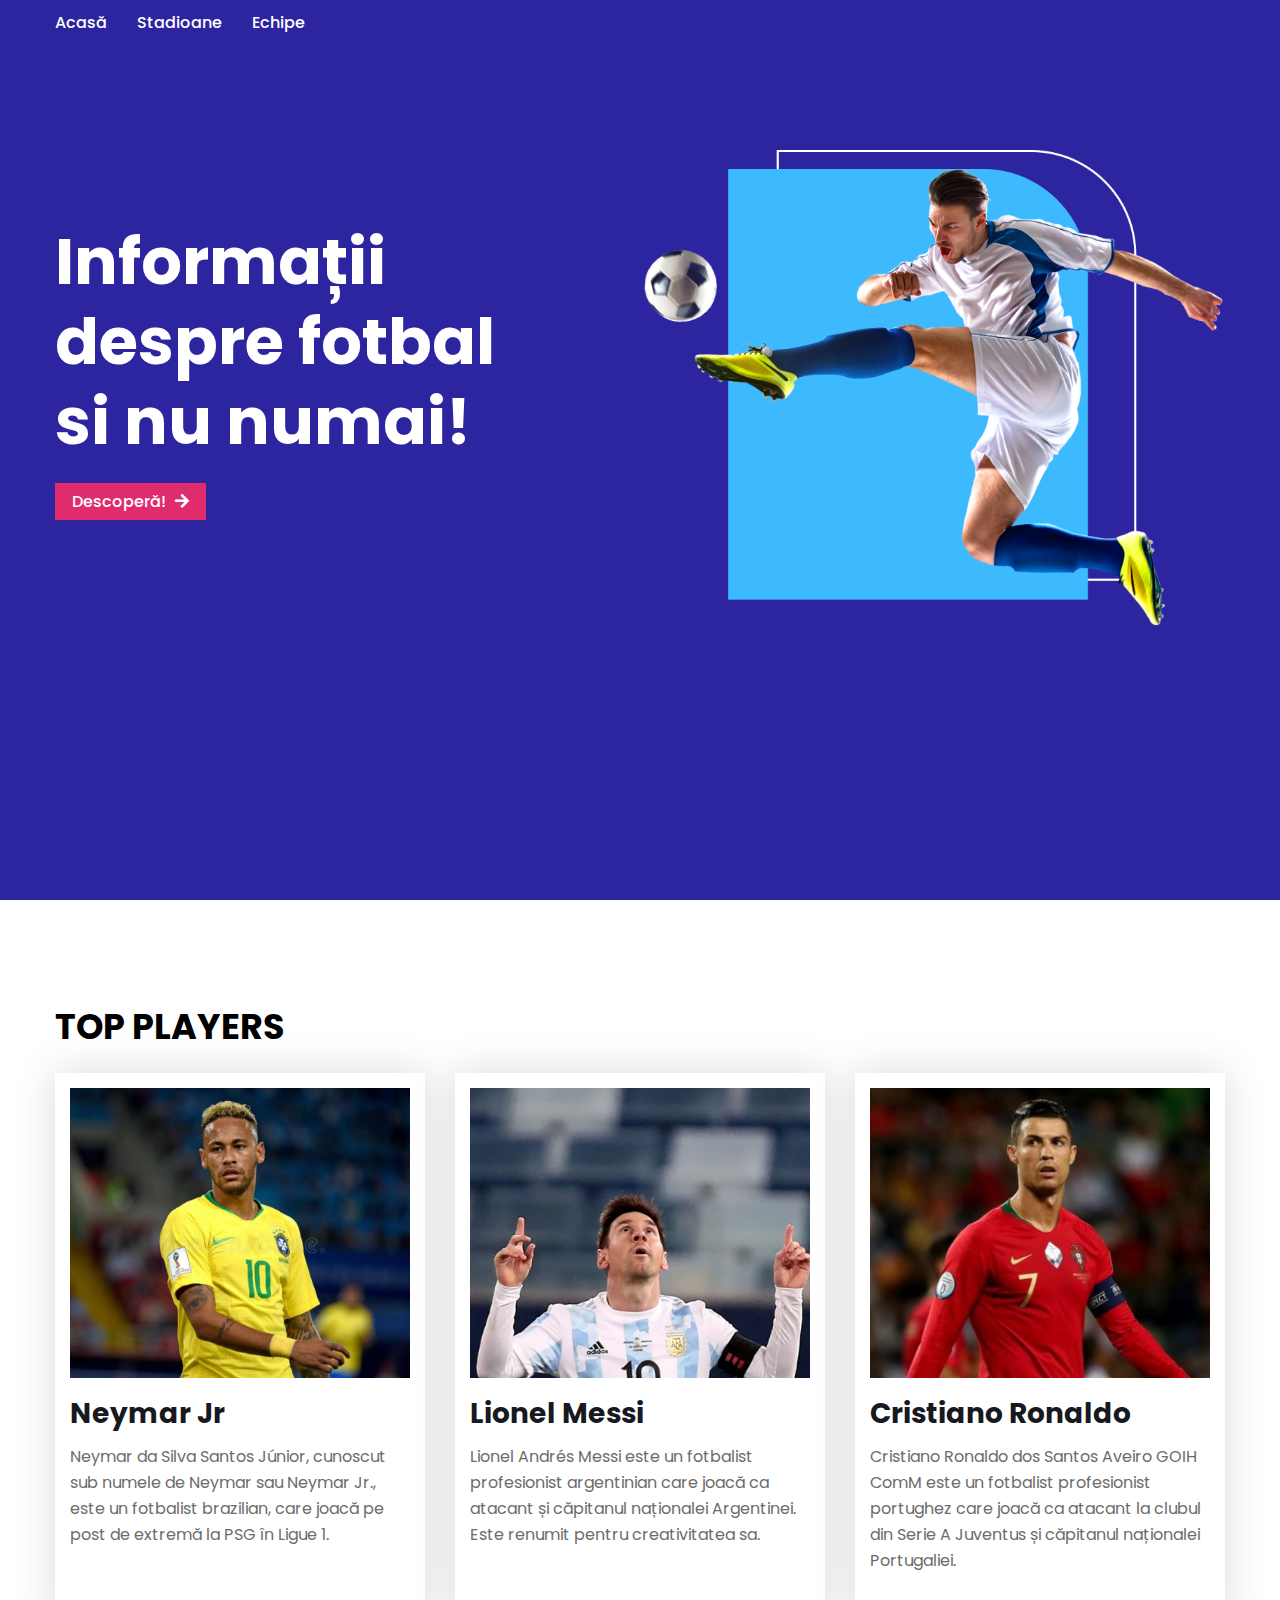
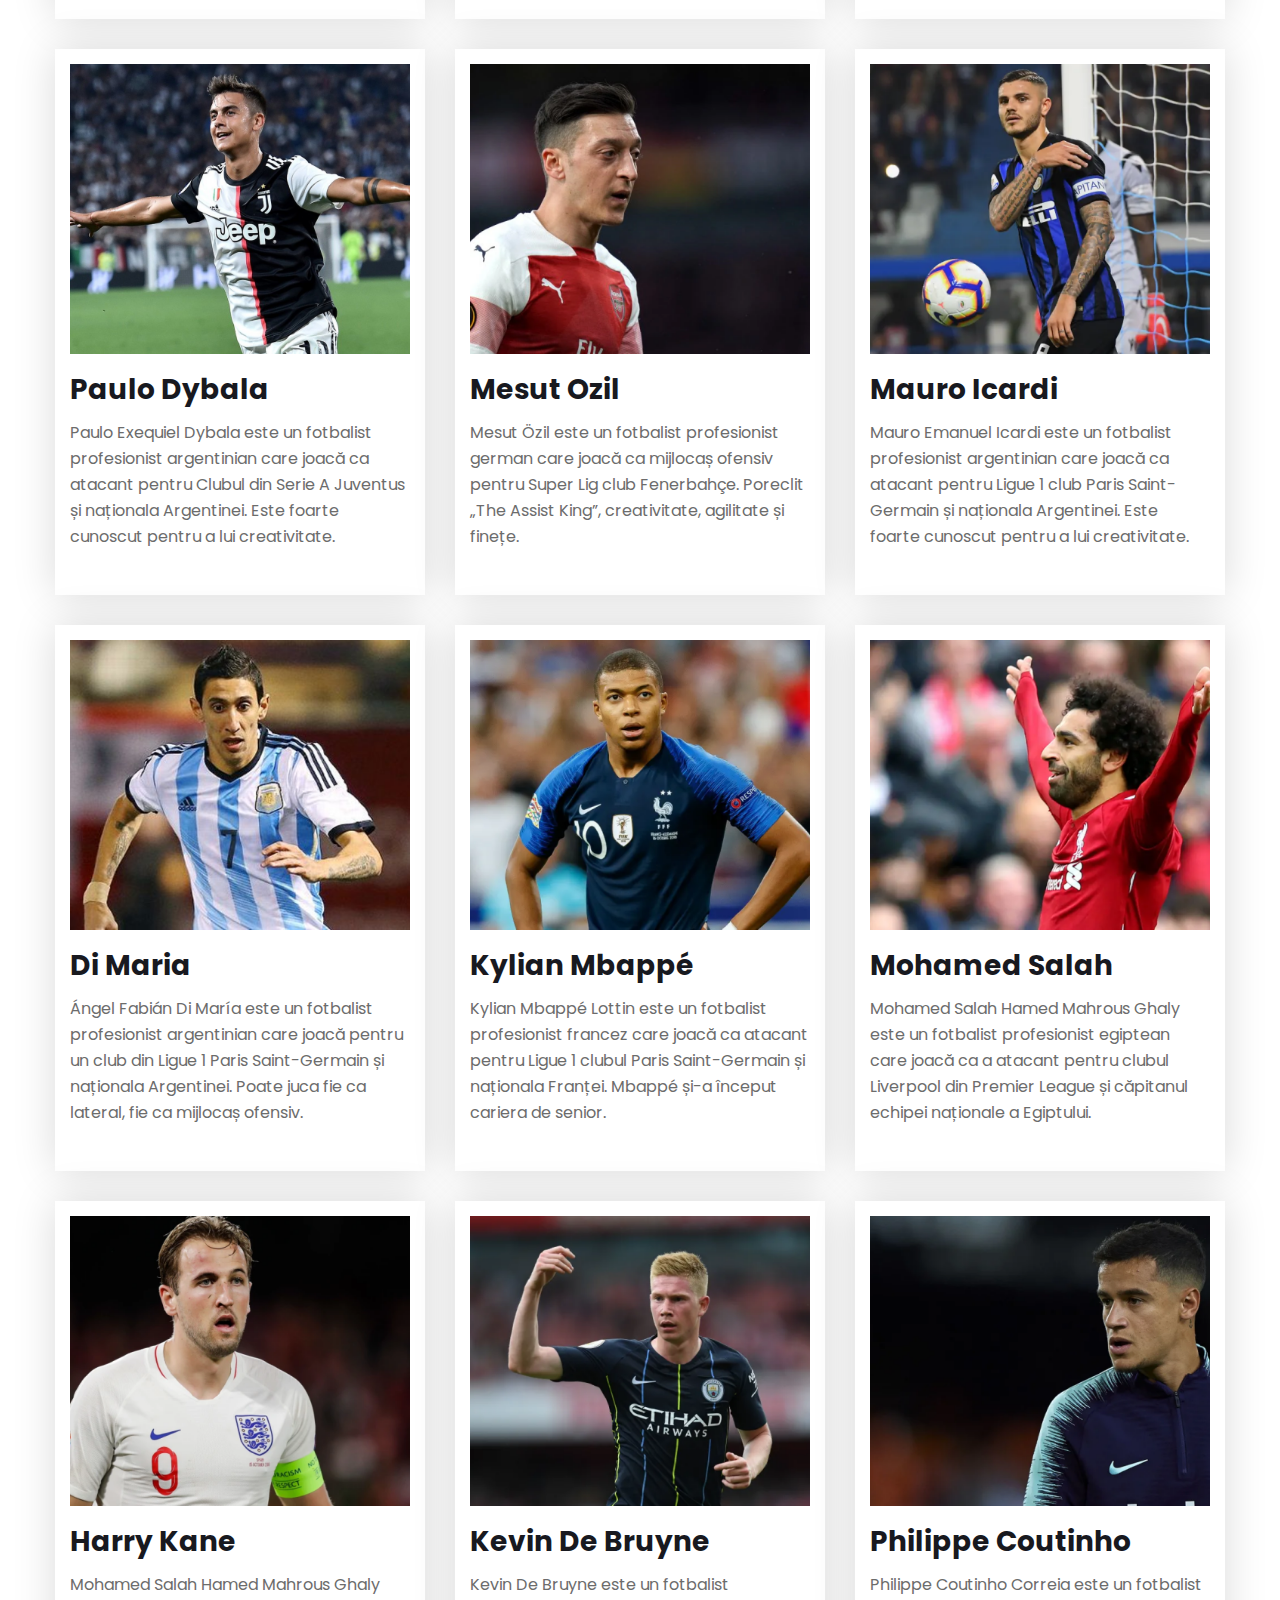
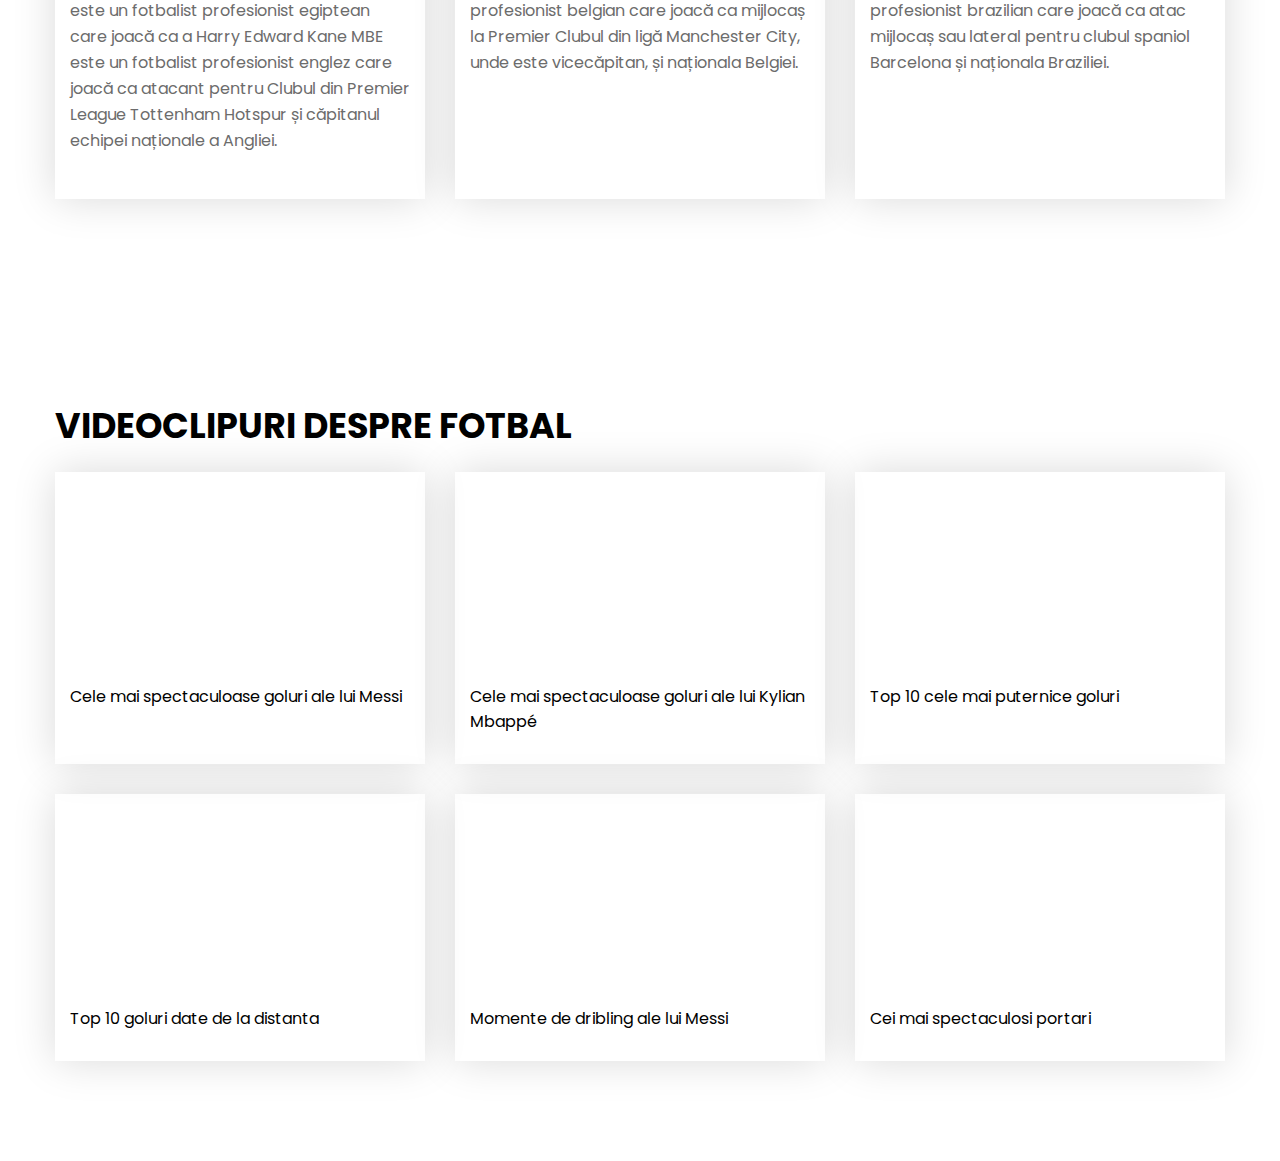
<file: index.html>
<!DOCTYPE html>
<html lang="en">

<head>
    <meta charset="UTF-8">
    <meta http-equiv="X-UA-Compatible" content="IE=edge">
    <meta name="viewport" content="width=device-width, initial-scale=1.0">
    <title> Fotbal! </title>
    <link rel="shortcut icon" href="images/my-bg (1).png" type="image/x-icon">
    <!-- font awesome cdn -->
    <link rel="stylesheet" href="https://cdnjs.cloudflare.com/ajax/libs/font-awesome/5.15.3/css/all.min.css" />

    <!-- google fonts -->
    <link rel="preconnect" href="https://fonts.googleapis.com">
    <link rel="preconnect" href="https://fonts.gstatic.com" crossorigin>
    <link
        href="https://fonts.googleapis.com/css2?family=Poppins:ital,wght@0,100;0,200;0,300;0,400;0,500;0,600;0,700;0,800;0,900;1,100;1,200;1,300;1,400;1,500;1,600;1,700;1,800;1,900&display=swap"
        rel="stylesheet">

    <!-- Custom Css -->
    <link rel="stylesheet" href="style.css">
    <link rel="stylesheet" href="responsive.css">

</head>

<body>

    <!-- header starts here-->
    <header class="header">
        <div class="container">
            <nav class="navigation">
                <a class="logo1" href="index.html"><img src="./images/white-logo.png" alt="Logo"></a>
                <div class="nav-menu">
                    <ul>
                        <li><a href="#top-section">Acasă</a></li>
                        <li><a href="./stadioane.html">Stadioane</a></li>
                        <li><a href="./echipe.html">Echipe</a></li>
                    </ul>
                </div>
            </nav>
        </div>
    </header>
    <!-- header ends here-->

    <!-- main section starts -->
    <main>
        <!-- Top Section Starts here -->
        <section id="top-section">

            <div class="top-banner">
                <div class="container inner-banner">
                    <div class="half-width huge-title">
                        <h1>Informații despre fotbal si nu numai!</h1>
                        <a class="watch-btn" href="#players">Descoperă! <i class="fas fa-arrow-right"></i></a>
                    </div>
                    <div class="half-width huge-banner">
                        <img src="./images/banner.png" alt="Banner Image">
                    </div>
                </div>
            </div>
        </section>
        <!-- Top Section Ends here -->

        <!-- players section starts here -->
        <section id="players">
            <div class="container ">
                <h2 class="section-title">Top Players</h2>
                <div class="inner-player">

                    <div class="player">
                        <div class="player-image">
                            <img src="./images/players/player-1.png" alt="Neymar Jr">
                        </div>
                        <h2>Neymar Jr</h2>
                        <P>
                            Neymar da Silva Santos Júnior, cunoscut sub numele de Neymar sau Neymar Jr., este un fotbalist brazilian, care joacă pe post de extremă la PSG în Ligue 1.
                        </P>
                    </div>

                    <div class="player">
                        <div class="player-image">
                            <img src="./images/players/player-2.png" alt="Lionel Messi">
                        </div>
                        <h2>Lionel Messi</h2>
                        <P>
                            Lionel Andrés Messi este un fotbalist profesionist argentinian care joacă ca atacant și
                            căpitanul naționalei Argentinei. Este renumit pentru creativitatea sa.
                        </P>
                    </div>

                    <div class="player">
                        <div class="player-image">
                            <img src="./images/players/player-3.png" alt="Cristiano Ronaldo">
                        </div>
                        <h2>Cristiano Ronaldo</h2>
                        <P>
                            Cristiano Ronaldo dos Santos Aveiro GOIH ComM este un fotbalist profesionist portughez care
                            joacă ca atacant la clubul din Serie A Juventus și căpitanul naționalei Portugaliei.
                        </P>

                    </div>

                    <div class="player">

                        <div class="player-image">
                            <img src="./images/players/player-4.png" alt="Paulo Dybala">
                        </div>
                        <h2>Paulo Dybala</h2>
                        <P>
                            Paulo Exequiel Dybala este un fotbalist profesionist argentinian care joacă ca atacant pentru
                            Clubul din Serie A Juventus și naționala Argentinei. Este foarte cunoscut pentru a lui
                            creativitate.
                        </P>

                    </div>

                    <div class="player">

                        <div class="player-image">
                            <img src="./images/players/player-5.png" alt="Mesut Ozil">
                        </div>
                        <h2>Mesut Ozil</h2>
                        <P>
                            Mesut Özil este un fotbalist profesionist german care joacă ca mijlocaș ofensiv pentru
                            Super
                            Lig club Fenerbahçe. Poreclit „The Assist King”, creativitate, agilitate și finețe.
                        </P>

                    </div>

                    <div class="player">

                        <div class="player-image">
                            <img src="./images/players/player-6.png" alt="Mauro Icardi">
                        </div>
                        <h2>Mauro Icardi</h2>
                        <P>
                            Mauro Emanuel Icardi este un fotbalist profesionist argentinian care joacă ca atacant pentru
                            Ligue
                            1 club Paris Saint-Germain și naționala Argentinei. Este foarte cunoscut pentru a lui
                            creativitate.
                        </P>

                    </div>

                    <div class="player">

                        <div class="player-image">
                            <img src="./images/players/player-7.png" alt="Di Maria">
                        </div>
                        <h2>Di Maria</h2>
                        <P>
                            Ángel Fabián Di María este un fotbalist profesionist argentinian care joacă pentru un club din Ligue 1
                            Paris Saint-Germain și naționala Argentinei. Poate juca fie ca lateral, fie ca
                            mijlocaș ofensiv.
                        </P>

                    </div>

                    <div class="player">

                        <div class="player-image">
                            <img src="./images/players/player-8.png" alt="Kylian Mbappé">
                        </div>
                        <h2>Kylian Mbappé</h2>
                        <P>
                            Kylian Mbappé Lottin este un fotbalist profesionist francez care joacă ca atacant pentru Ligue 1
                            clubul Paris Saint-Germain și naționala Franței. Mbappé și-a început cariera de senior.
                        </P>

                    </div>

                    <div class="player">

                        <div class="player-image">
                            <img src="./images/players/player-9.png" alt="Mohamed Salah">
                        </div>
                        <h2>Mohamed Salah</h2>
                        <P>
                            Mohamed Salah Hamed Mahrous Ghaly este un fotbalist profesionist egiptean care joacă ca a
                            atacant pentru clubul Liverpool din Premier League și căpitanul echipei naționale a Egiptului.
                        </P>

                    </div>

                    <div class="player">

                        <div class="player-image">
                            <img src="./images/players/player-10.png" alt="Harry Kane">
                        </div>
                        <h2>Harry Kane</h2>
                        <P>
                            Mohamed Salah Hamed Mahrous Ghaly este un fotbalist profesionist egiptean care joacă ca a
                            Harry Edward Kane MBE este un fotbalist profesionist englez care joacă ca atacant pentru
                            Clubul din Premier League Tottenham Hotspur și căpitanul echipei naționale a Angliei.
                        </P>

                    </div>

                    <div class="player">

                        <div class="player-image">
                            <img src="./images/players/player-11.png" alt="Kevin De Bruyne">
                        </div>
                        <h2>Kevin De Bruyne</h2>
                        <P>
                            Kevin De Bruyne este un fotbalist profesionist belgian care joacă ca mijlocaș la Premier
                            Clubul din ligă Manchester City, unde este vicecăpitan, și naționala Belgiei.
                        </P>

                    </div>

                    <div class="player">

                        <div class="player-image">
                            <img src="./images/players/player-12.png" alt="Philippe Coutinho">
                        </div>
                        <h2>Philippe Coutinho</h2>
                        <P>
                            Philippe Coutinho Correia este un fotbalist profesionist brazilian care joacă ca atac
                            mijlocaș sau lateral pentru clubul spaniol Barcelona și naționala Braziliei.
                        </P>

                    </div>
                </div>
            </div>
        </section>
        <!-- players section ends here -->  

        <!-- Feature videos section starts here  -->
        <section id="feature-videos">
            <div class="container">
                <h2 class="section-title">Videoclipuri despre fotbal</h2>
                <div class="inner-feature">

                    <div class="video">
                        <iframe  src="https://www.youtube.com/embed/p693u53Q10U" title="YouTube video player" frameborder="0" allow="accelerometer; autoplay; clipboard-write; encrypted-media; gyroscope; picture-in-picture" allowfullscreen></iframe>                        
                        
                        <p>Cele mai spectaculoase goluri ale lui Messi</p>
                    </div>

                    <div class="video">
                        <iframe src="https://www.youtube.com/embed/f--5W_LCvXI" title="YouTube video player" frameborder="0" allow="accelerometer; autoplay; clipboard-write; encrypted-media; gyroscope; picture-in-picture" allowfullscreen></iframe>                        
                        <p>Cele mai spectaculoase goluri ale lui Kylian Mbappé</p>
                    </div>

                    <div class="video">
                        <iframe src="https://www.youtube.com/embed/S3B7Bvidrjo" title="YouTube video player"
                            frameborder="0"
                            allow="accelerometer; autoplay; clipboard-write; encrypted-media; gyroscope; picture-in-picture"
                            allowfullscreen></iframe>
                        
                        <p>Top 10 cele mai puternice goluri</p>
                    </div>

                    <div class="video">
                        <iframe src="https://www.youtube.com/embed/1T7uQGweXj0" title="YouTube video player"
                            frameborder="0"
                            allow="accelerometer; autoplay; clipboard-write; encrypted-media; gyroscope; picture-in-picture"
                            allowfullscreen></iframe>
                        
                        <p>Top 10 goluri date de la distanta</p>
                    </div>

                    <div class="video">
                        <iframe src="https://www.youtube.com/embed/QZieHTjgeds" title="YouTube video player"
                            frameborder="0"
                            allow="accelerometer; autoplay; clipboard-write; encrypted-media; gyroscope; picture-in-picture"
                            allowfullscreen></iframe>
                        
                        <p>Momente de dribling ale lui Messi</p>
                    </div>

                    <div class="video">
                        <iframe src="https://www.youtube.com/embed/3yvEJ2uQJmo" title="YouTube video player"
                            frameborder="0"
                            allow="accelerometer; autoplay; clipboard-write; encrypted-media; gyroscope; picture-in-picture"
                            allowfullscreen></iframe>
                        
                        <p>Cei mai spectaculosi portari</p>
                    </div>

                </div>
            </div>
        </section>
        <!-- Feature videos section ends here -->


    </main>
    <!-- main section ends -->


</body>

</html>
</file>
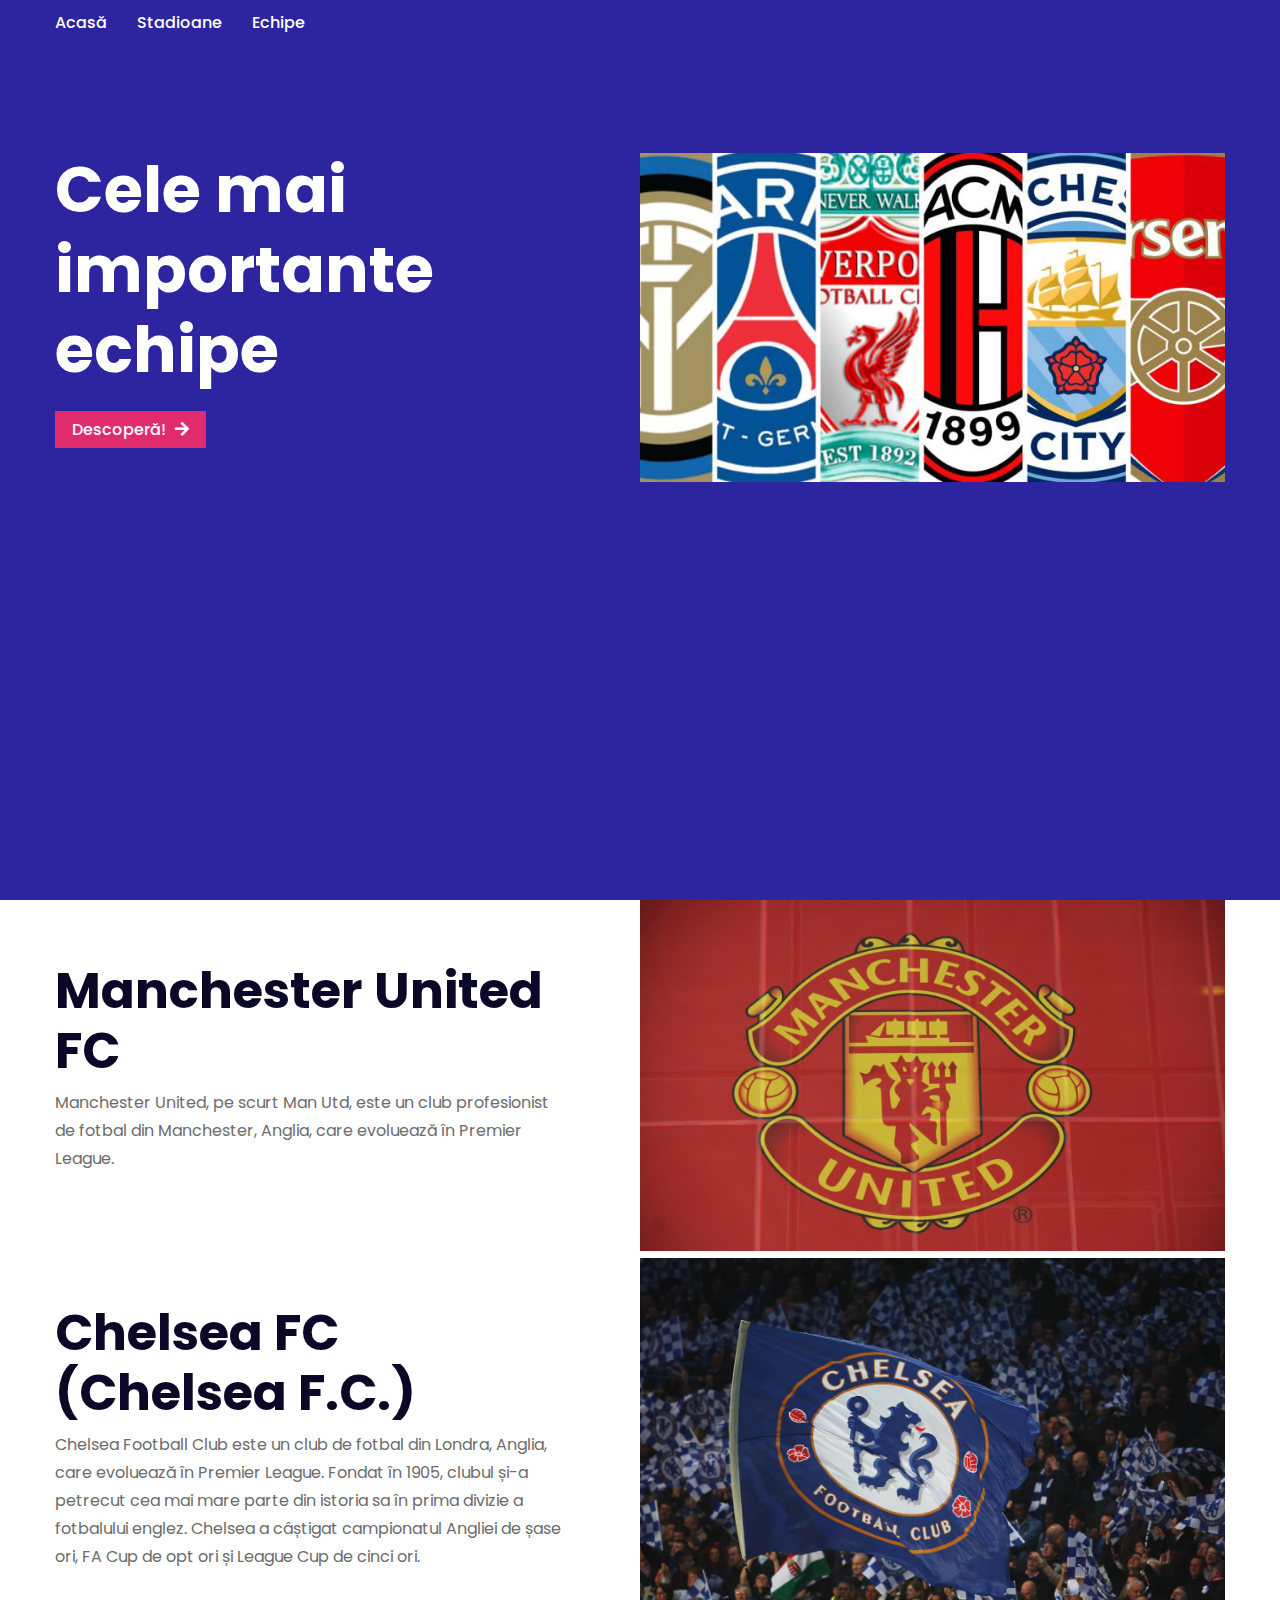
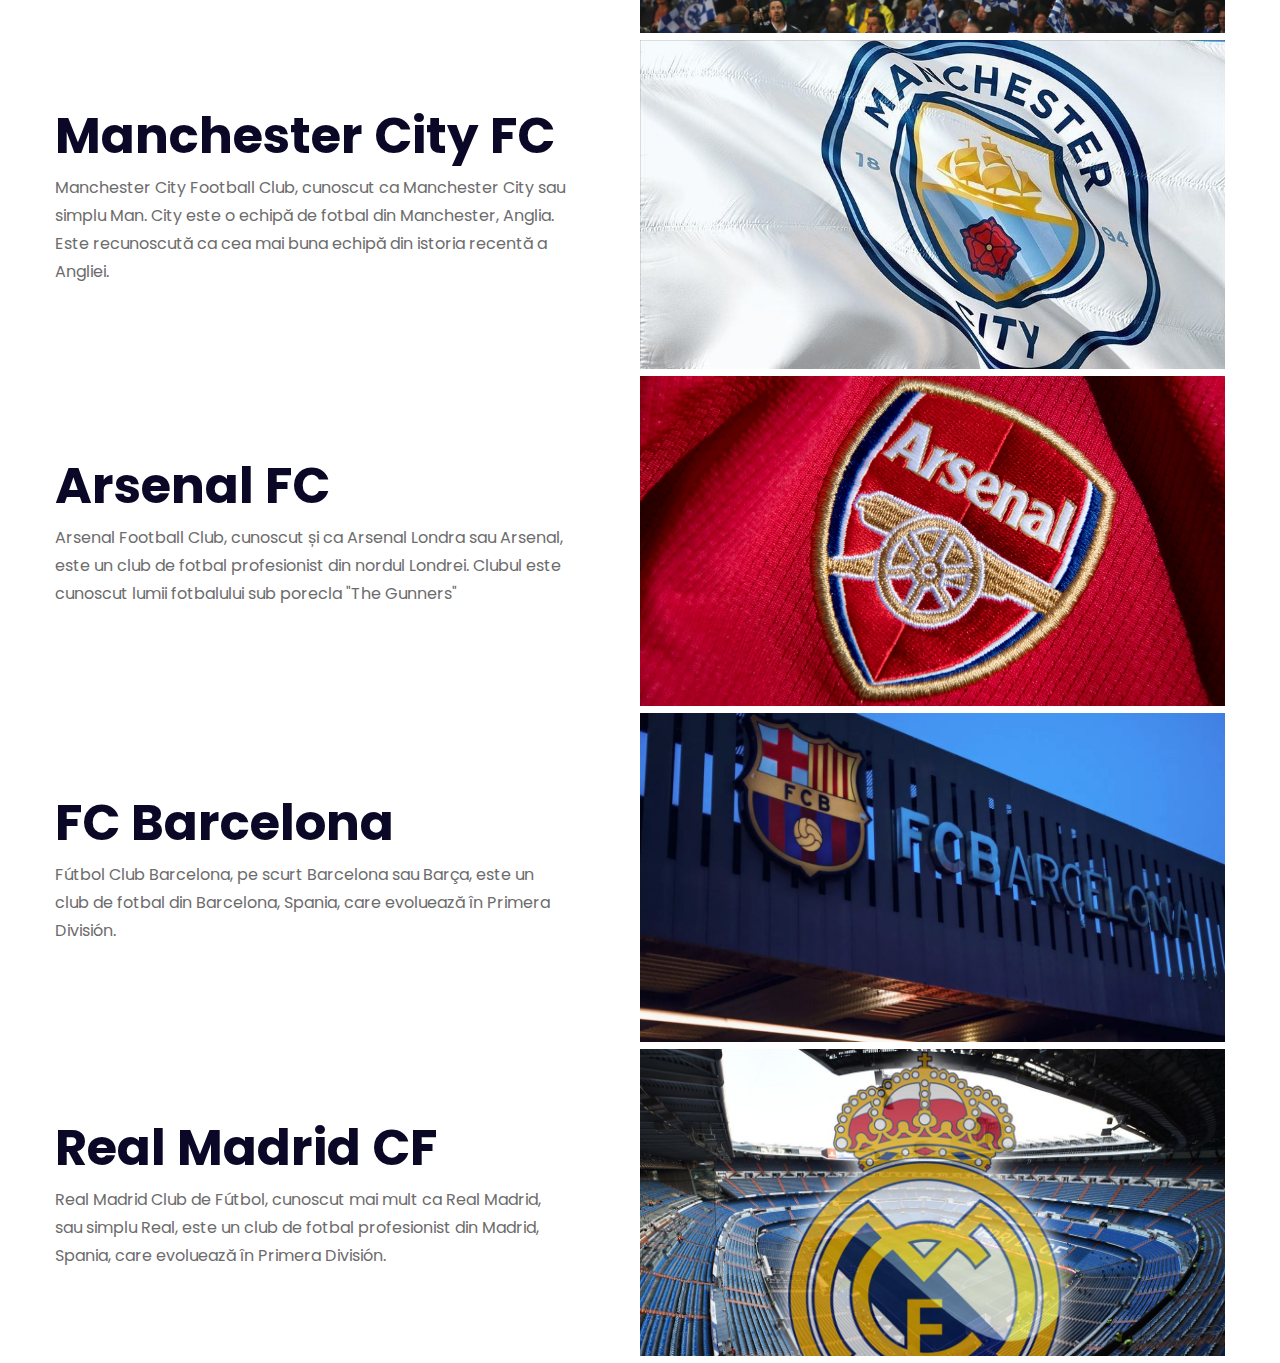
<file: echipe.html>
<!DOCTYPE html>
<html lang="en">

<head>
    <meta charset="UTF-8">
    <meta http-equiv="X-UA-Compatible" content="IE=edge">
    <meta name="viewport" content="width=device-width, initial-scale=1.0">
    <title> Fotbal! </title>
    <link rel="shortcut icon" href="images/my-bg (1).png" type="image/x-icon">
    <!-- font awesome cdn -->
    <link rel="stylesheet" href="https://cdnjs.cloudflare.com/ajax/libs/font-awesome/5.15.3/css/all.min.css" />

    <!-- google fonts -->
    <link rel="preconnect" href="https://fonts.googleapis.com">
    <link rel="preconnect" href="https://fonts.gstatic.com" crossorigin>
    <link
        href="https://fonts.googleapis.com/css2?family=Poppins:ital,wght@0,100;0,200;0,300;0,400;0,500;0,600;0,700;0,800;0,900;1,100;1,200;1,300;1,400;1,500;1,600;1,700;1,800;1,900&display=swap"
        rel="stylesheet">

    <!-- Custom Css -->
    <link rel="stylesheet" href="style.css">
    <link rel="stylesheet" href="responsive.css">

</head>

<body>

    <!-- header starts here-->
    <header class="header">
        <div class="container">
            <nav class="navigation">
                <a class="logo1" href="index.html"><img src="./images/white-logo.png" alt="Logo"></a>
                <div class="nav-menu">
                    <ul>
                        <li><a href="./index.html">Acasă</a></li>
                        <li><a href="./stadioane.html">Stadioane</a></li>
                        <li><a href="./echipe.html">Echipe</a></li>
                    </ul>
                </div>
            </nav>
        </div>
    </header>
    <!-- header ends here-->

    <!-- main section starts -->
    <main>
        <!-- Top Section Starts here -->
        <section id="top-section">

            <div class="top-banner">
                <div class="container inner-banner">
                    <div class="half-width huge-title">
                        <h1>Cele mai importante echipe</h1>
                        <a class="watch-btn" href="#echipe">Descoperă! <i class="fas fa-arrow-right"></i></a>
                    </div>
                    <div class="half-width huge-banner">
                        <img src="./images/banner-echipe.jpg" alt="Banner Image">
                    </div>
                </div>
            </div>
        </section>
        <!-- Top Section Ends here -->

        <!-- Highlights section starts here -->
        <section id="echipe">
            <div class="container inner-highlights">
                <div class="half-width highlight-match">
                    <h2>Manchester United FC</h2>
                    <p>
                        Manchester United, pe scurt Man Utd, este un club profesionist de fotbal din Manchester, Anglia, care evoluează în Premier League.                   
                    </p>
                </div>
                <div class="half-width highlight-banner">
                    <img src="./images/echipe/echipe_1.png" alt="Match Banner">
                </div>
            </div>
        </section>
        <!-- Highlights section ends here -->
        <!-- Highlights section starts here -->
        <section id="stadion">
            <div class="container inner-highlights">
                <div class="half-width highlight-match">
                    <h2>Chelsea FC (Chelsea F.C.) </h2>
                    <p>
                        Chelsea Football Club este un club de fotbal din Londra, Anglia, care evoluează în Premier League. Fondat în 1905, clubul și-a petrecut cea mai mare parte din istoria sa în prima divizie a fotbalului englez. Chelsea a câștigat campionatul Angliei de șase ori, FA Cup de opt ori și League Cup de cinci ori.
                    </p>
                    </div>
                <div class="half-width highlight-banner">
                    <img src="./images/echipe/echipe_2.avif" alt="Match Banner">
                </div>
            </div>
        </section>
        <!-- Highlights section ends here -->
        <!-- Highlights section starts here -->
        <section id="stadion">
            <div class="container inner-highlights">
                <div class="half-width highlight-match">
                    <h2> Manchester City FC</h2>
                    <p>Manchester City Football Club, cunoscut ca Manchester City sau simplu Man. City este o echipă de fotbal din Manchester, Anglia. Este recunoscută ca cea mai buna echipă din istoria recentă a Angliei. </p>                 
                </div>
                <div class="half-width highlight-banner">
                    <img src="./images/echipe/echipe_3.jpg" alt="Match Banner">
                </div>
            </div>
        </section>
        <!-- Highlights section ends here -->
        <!-- Highlights section starts here -->
        <section id="stadion">
            <div class="container inner-highlights">
                <div class="half-width highlight-match">
                    <h2> 	Arsenal FC </h2>
                    <p> Arsenal Football Club, cunoscut și ca Arsenal Londra sau Arsenal, este un club de fotbal profesionist din nordul Londrei. Clubul este cunoscut lumii fotbalului sub porecla "The Gunners"    </p>
                </div>
                    <div class="half-width highlight-banner">

                            <img src="./images/echipe/echipe_4.jpg" alt="Match Banner">
                </div>
            </div>
        </section>
        <!-- Highlights section ends here -->
        <!-- Highlights section starts here -->
        <section id="stadion">
            <div class="container inner-highlights">
                <div class="half-width highlight-match">
                    <h2>FC Barcelona </h2>
                    <p>
                        Fútbol Club Barcelona, pe scurt Barcelona sau Barça, este un club de fotbal din Barcelona, Spania, care evoluează în Primera División.
                    </p>
                </div>
                <div class="half-width highlight-banner">                  
                        <img src="./images/echipe/echipe_5.webp" alt="Match Banner">
                </div>
            </div>
        </section>
        <!-- Highlights section ends here -->
        <!-- Highlights section starts here -->
        <section id="stadion">
            <div class="container inner-highlights">
                <div class="half-width highlight-match">
                    <h2>Real Madrid CF </h2>
                    <p>
                        Real Madrid Club de Fútbol, cunoscut mai mult ca Real Madrid, sau simplu Real, este un club de fotbal profesionist din Madrid, Spania, care evoluează în Primera División.
                    </p>
                </div>
                        <div class="half-width highlight-banner">       
                 <img src="./images/echipe/echipe_6.jpg" alt="Match Banner">
                </div>
            </div>
        </section>
        <!-- Highlights section ends here -->

     

    </main>
    <!-- main section ends -->


</body>

</html>
</file>
<file: style.css>
/* common styles start here */

*,
::after,
::before {
    margin: 0;
    padding: 0;
    box-sizing: border-box;
}

html {
    scroll-behavior: smooth;
}

body {
    font-family: 'Poppins', sans-serif;
}

ul {
    list-style-type: none;
}

a {
    text-decoration: none;
}

.container {
    max-width: 1200px;
    padding: 0 15px;
    margin: 0 auto;
}

.section-title {
    margin-bottom: 20px;
    font-size: 35px;
    text-transform: uppercase;
}

/* common styles end here */

/* Top Section styles start here */
#top-section {
    background: #2D25A0;
    padding-bottom: 100px;
    min-height: 100vh;
    padding-bottom: 10px;
}

.header {
    padding: 10px 0;
    position: fixed;
    top: 0;
    left: 0;
    background: #2D25A0;
    width: 100%;
    z-index: 100;

}

.navigation {
    display: flex;
    justify-content: space-between;
    align-items: center;
}

.logo1 {
    display: none;
}

.nav-menu ul {
    display: flex;
    justify-content: center;
    align-items: center;
}

.nav-menu ul li {
    margin-right: 30px;

}

.nav-menu ul li a {
    font-weight: 500;
    font-size: 16px;
    line-height: 24px;
    transition: color .3s;
    color: #FFFFFF;
}

.nav-menu ul li a:hover {
    color: #E02C6D;
}

.login {
    color: #FFFFFF;
    background: #E02C6D;
    border: 2px solid #E02C6D;
    font-weight: 500;
    font-size: 16px;
    line-height: 24px;
    padding: 4px 15px;
    color: #FFFFFF;
    transition: background-color .3s;
}

.login i {
    margin-right: 5px;
}


.login:hover {
    background-color: black;
}

.inner-banner {
    display: grid;
    align-items: center;
    padding-top: 150px;
    grid-template-columns: repeat(2, 1fr);
}

.co .half-width {
    width: 90%;
}

.huge-title {
    margin-bottom: 50px;
}

.huge-title h1 {
    font-weight: bold;
    font-size: 64px;
    line-height: 80px;
    color: #FFFFFF;
    margin-bottom: 27px;
    max-width: 503px;
}

.huge-banner img {
    width: 100%;
}

.watch-btn {
    color: #FFFFFF;
    background: #E02C6D;
    border: 2px solid #E02C6D;
    font-weight: 500;
    font-size: 16px;
    line-height: 24px;
    padding: 5px 15px;
    color: #FFFFFF;
    transition: background-color .3s;
}

.watch-btn i {
    margin-left: 5px;
}


.watch-btn:hover {
    background-color: black;
}


/* Top Section styles end here */


/* Players Section styles start here */
#players {
    background: #fff;
    padding: 100px 0;
}

.inner-player {
    display: grid;
    gap: 30px;
    grid-template-columns: repeat(3, 1fr);
}

.player {
    background: #FFFFFF;
    box-shadow: 0px 0px 40px rgba(0, 0, 0, 0.15);
    padding: 15px;
}

.player-image {
    max-height: 290px;
    margin-bottom: 16px;
    overflow: hidden;
}

.player-image img {

    transition: 0.3s;
    width: 100%;
}

.player:hover .player-image img {
    transform: scale(1.2);
}

.player h2 {
    margin-bottom: 10px;
    font-weight: bold;
    font-size: 28px;
    line-height: 40px;
    color: #18191F;
}


.player p {
    font-size: 16px;
    line-height: 26px;
    color: #6C6C6C;
    margin-bottom: 30px;
}

/* players Section styles end here */

/* highlights Section styles start here */
#highlights {
    padding: 100px 0;
    background: #FFFFFF;
    box-shadow: 0px 0px 40px rgba(0, 0, 0, 0.15);
}

.inner-highlights {
    display: grid;
    grid-template-columns: repeat(2, 1fr);
    align-items: center;
}

.highlight-banner {
    width: 100%;
}

.highlight-banner img {
    width: 100%;

}

.highlight-match {
    width: 100%;
    padding-right: 70px;
}

.highlight-match h2 {
    font-weight: bold;
    font-size: 50px;
    line-height: 60px;
    color: #0A0826;
    margin-bottom: 8px;
}

.highlight-match p {
    font-size: 16px;
    line-height: 28px;
    color: #6C6C6C;
    margin-bottom: 24px;

}

/* highlights Section styles end here */



/* Feature videos Section styles starts here */
#feature-videos {
    padding: 100px 0;
}

.inner-feature {
    display: grid;
    grid-template-columns: repeat(3, 1fr);
    gap: 30px;
}

.video {
    box-shadow: 0px 0px 40px rgba(0, 0, 0, 0.15);
    padding: 15px;
    padding-bottom: 30px;

}

iframe {
    width: 100%;
    height: 190px
}

/* Feature videos Section styles end here */

/* Latest News Section styles start here */
#latest-news {
    padding: 100px 0;
    box-shadow: 0px 0px 40px rgba(0, 0, 0, 0.15);
}

.inner-latestNews {
    display: grid;
    grid-template-columns: repeat(3, 1fr);
    gap: 30px;

}

.news {
    box-shadow: 0px 0px 40px rgba(0, 0, 0, 0.15);
    padding: 15px;
    padding-bottom: 30px;

}

.news-info {
    display: flex;
    justify-content: space-between;
}

.news-banner {
    overflow: hidden;
    max-width: 100%;
    max-height: 190px;
}

.news-banner img {
    width: 100%;
    transition: .3s;
}

.news:hover img {
    transform: scale(1.2);
}

.news-desc h3 {
    font-weight: bold;
    font-size: 20px;
    line-height: 30px;
    color: #18191F;
    margin: 0 0 10px 0;
}

.news-desc p {
    font-size: 16px;
    line-height: 26px;
    color: #6C6C6C;
}

.news-desc p a {
    color: #ea4c89;
    /* background-color: rgba(0, 0, 0, 0.659); */
    display: inline-block;
    border-radius: 2px;
    font-size: 15px;
    letter-spacing: 0px;
    word-spacing: 1px;
    text-decoration: underline;
}

.news-desc p a i {
    font-size: 13px;
}

.news-info p {
    font-size: 15px;
    font-family: serif;
    color: rgba(22, 22, 22, 0.481);
    font-weight: 600;
}

/* Latest News Section styles end here */


/* Footer Section styles end here */
footer {
    padding: 60px 0;
    text-align: center;
}

.logo1,
.logo {
    margin: 0 auto;
    max-width: 200px;
    width: 100%;
    margin-bottom: 20px;
}

.logo1 img,
.logo img {
    width: 100%;
}

.social-links {
    margin-bottom: 20px;
}

.social-links ul {
    display: flex;
    justify-content: center;
    align-items: center;
}

.social-links ul li {
    margin: 0 7px;
    padding: 10px;
    border-radius: 50%;
    width: 32px;
    height: 32px;
    position: relative;
    transition: .3s;
    background-color: #ddd;

}

.social-links ul li:nth-child(1):hover i {
    color: #3f729b;
}

.social-links ul li:nth-child(2):hover i {
    color: #ea4c89;
}

.social-links ul li:nth-child(3):hover i {
    color: #00acee;
}

.social-links ul li:nth-child(4):hover i {
    color: #FF0000;
}

.social-links ul li a i {
    font-size: 18px;
    margin: 0 7px;
    color: #969BAB;
    position: absolute;
    top: 50%;
    left: 50%;
    transition: all .3s;
    transform: translateY(-50%) translateX(-87%);


}

.social-links ul li:nth-child(1) i {
    transform: translateY(-50%) translateX(-93%);
}

.social-links ul li:nth-child(4) i {
    transform: translateY(-50%) translateX(-83%);
}

footer p {
    font-size: 18px;
    line-height: 24px;
}

/* Footer Section styles end here */
</file>
<file: responsive.css>
/*===========================
 Responsive Style Starts here  
 ============================*/

/* Large devices (laptops/desktops, 992px and up) */
@media only screen and (max-width: 992px) {

    .highlight-match {
        margin-bottom: 50px;
    }

    .highlight-match h2 {
        font-size: 25px;
        line-height: 29px;
        margin-bottom: 20px;
    }

    .highlight-match {
        padding-right: 15px;
    }

    .huge-title h1 {
        font-size: 45px;
        line-height: 60px;
        margin-bottom: 27px;
        max-width: 341px;
    }

}


/* Medium devices (landscape tablets, 768px and up) */
@media only screen and (max-width: 768px) {

    .login {
        font-size: 13px;
        line-height: 20px;
        padding: 4px 10px;
    }

    .watch-btn {
        font-size: 13px;
        line-height: 20px;
        padding: 4px 10px;
    }

    .navigation {
        display: flex;
        justify-content: space-between;
        align-items: center;
    }

    .inner-highlights {
        display: grid;
        grid-template-columns: repeat(1, 1fr);
    }

    .header {
        padding: 10px 0;
    }

    .inner-player {
        display: grid;
        gap: 30px;
        grid-template-columns: repeat(2, 1fr);
    }

    .inner-feature {
        display: grid;
        grid-template-columns: repeat(2, 1fr);
        gap: 30px;
    }

    .inner-latestNews {
        display: grid;
        grid-template-columns: repeat(2, 1fr);
        gap: 30px;


    }

    .huge-title h1 {
        font-size: 34px;
        line-height: 47px;
        margin-bottom: 27px;
        width: 282px;
    }

    .half-width.huge-banner {
        padding-bottom: 50px;
        padding-top: 20px;
    }

    .nav-menu ul li {
        margin-right: 15px;
    }

    .nav-menu ul li a {
        font-weight: 400;
        font-size: 14px;
    }

    #top-section {
        padding-bottom: 0px;
        min-height: auto;
    }

    #players,
    #highlights,
    #latest-news,
    #feature-videos {
        padding: 50px 0;
    }

}


/* Small devices (portrait tablets and large phones, 600px and up) */
@media only screen and (max-width: 600px) {

    #top-section {
        padding-bottom: 15px;
        height: auto;
    }

    .header {
        position: static;
    }

    .half-width.huge-title {
        display: flex;
        flex-direction: column;
        justify-content: center;
        align-items: center;
    }

    .navigation {
        display: flex;
        flex-direction: column;
        align-items: center;
    }

    .logo1 {
        display: block;
        width: 180px;
        margin: 0;
    }

    .nav-menu ul {
        display: flex;
        flex-direction: column;
        justify-content: flex-start;
        margin-bottom: 20px;
    }

    .nav-menu ul li {
        width: 100%;
        text-align: center;
        padding-left: 20px;
        margin-bottom: 5px;
    }

    .half-width {
        width: 100%;
    }

    .nav-menu ul li a {
        font-size: 20px;
        line-height: 20px;
        border-bottom: 1px solid #ea4c89;
    }

    .inner-player {
        display: grid;
        gap: 30px;
        grid-template-columns: repeat(1, 1fr);
    }

    .inner-feature {
        display: grid;
        grid-template-columns: repeat(1, 1fr);
        gap: 30px;
    }

    .inner-latestNews {
        display: grid;
        grid-template-columns: repeat(1, 1fr);
        gap: 30px;
    }

    .player h2 {
        margin-bottom: 10px;
        font-size: 25px;
        line-height: 25px;
    }

    .highlight-match h2 {
        font-size: 25px;
        line-height: 29px;
        margin-bottom: 20px;
    }

    .highlight-match {
        padding-right: 15px;
    }

    .section-title {
        margin-bottom: 10px;
        font-size: 30px;
    }

    .inner-banner {
        display: grid;
        grid-template-columns: 1fr;
        padding: 63px 0 0;
        overflow: hidden;
    }

    .huge-title h1 {
        font-size: 31px;
        line-height: 40px;
    }

    .half-width.huge-banner {
        padding-bottom: 50px;
        padding-top: 20px;
    }

    .container.inner-banner {
        text-align: center;
    }

    .logo1,
    .logo {
        max-width: 150px;
        margin-bottom: 0;
    }

    footer p {
        font-size: 15px;
    }

    #players,
    #highlights,
    #latest-news,
    #feature-videos {
        padding: 50px 0;
    }

}

/*===========================
 Responsive Style Ends here  
 ============================*/
</file>
